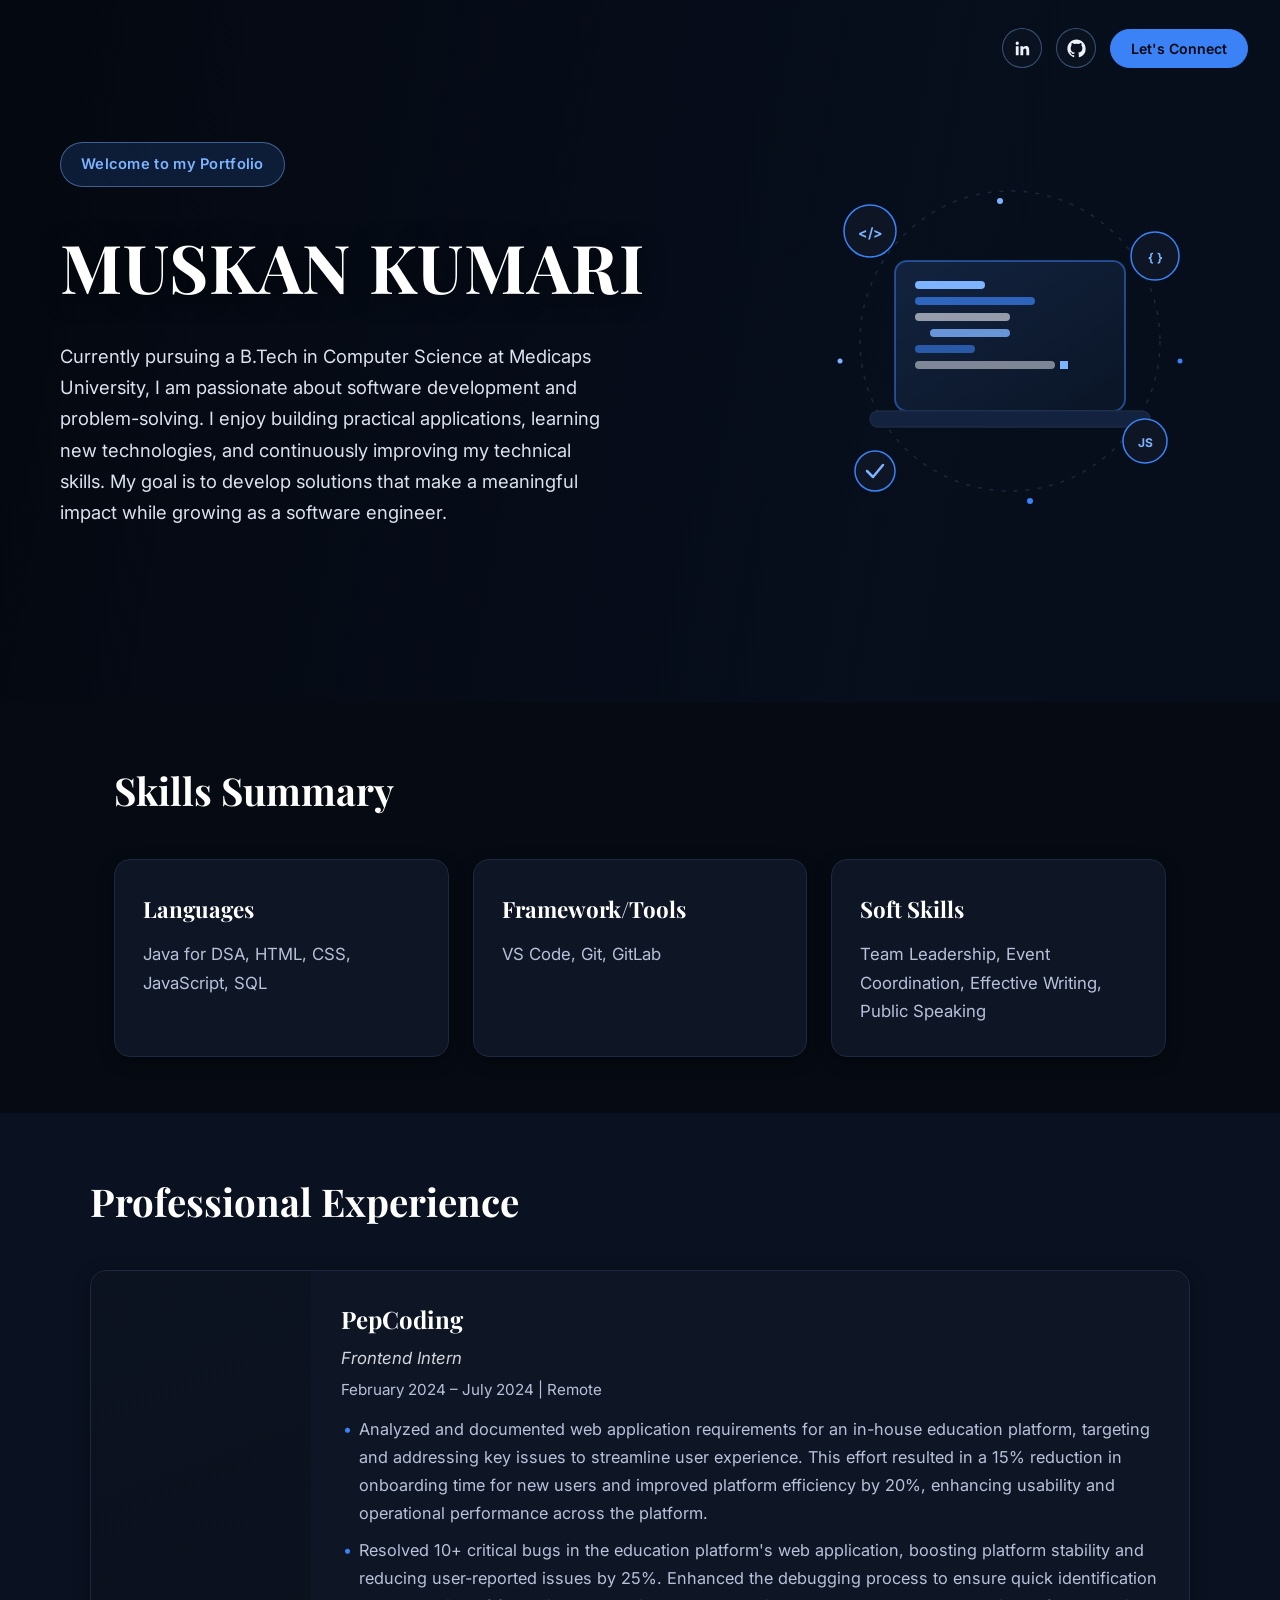
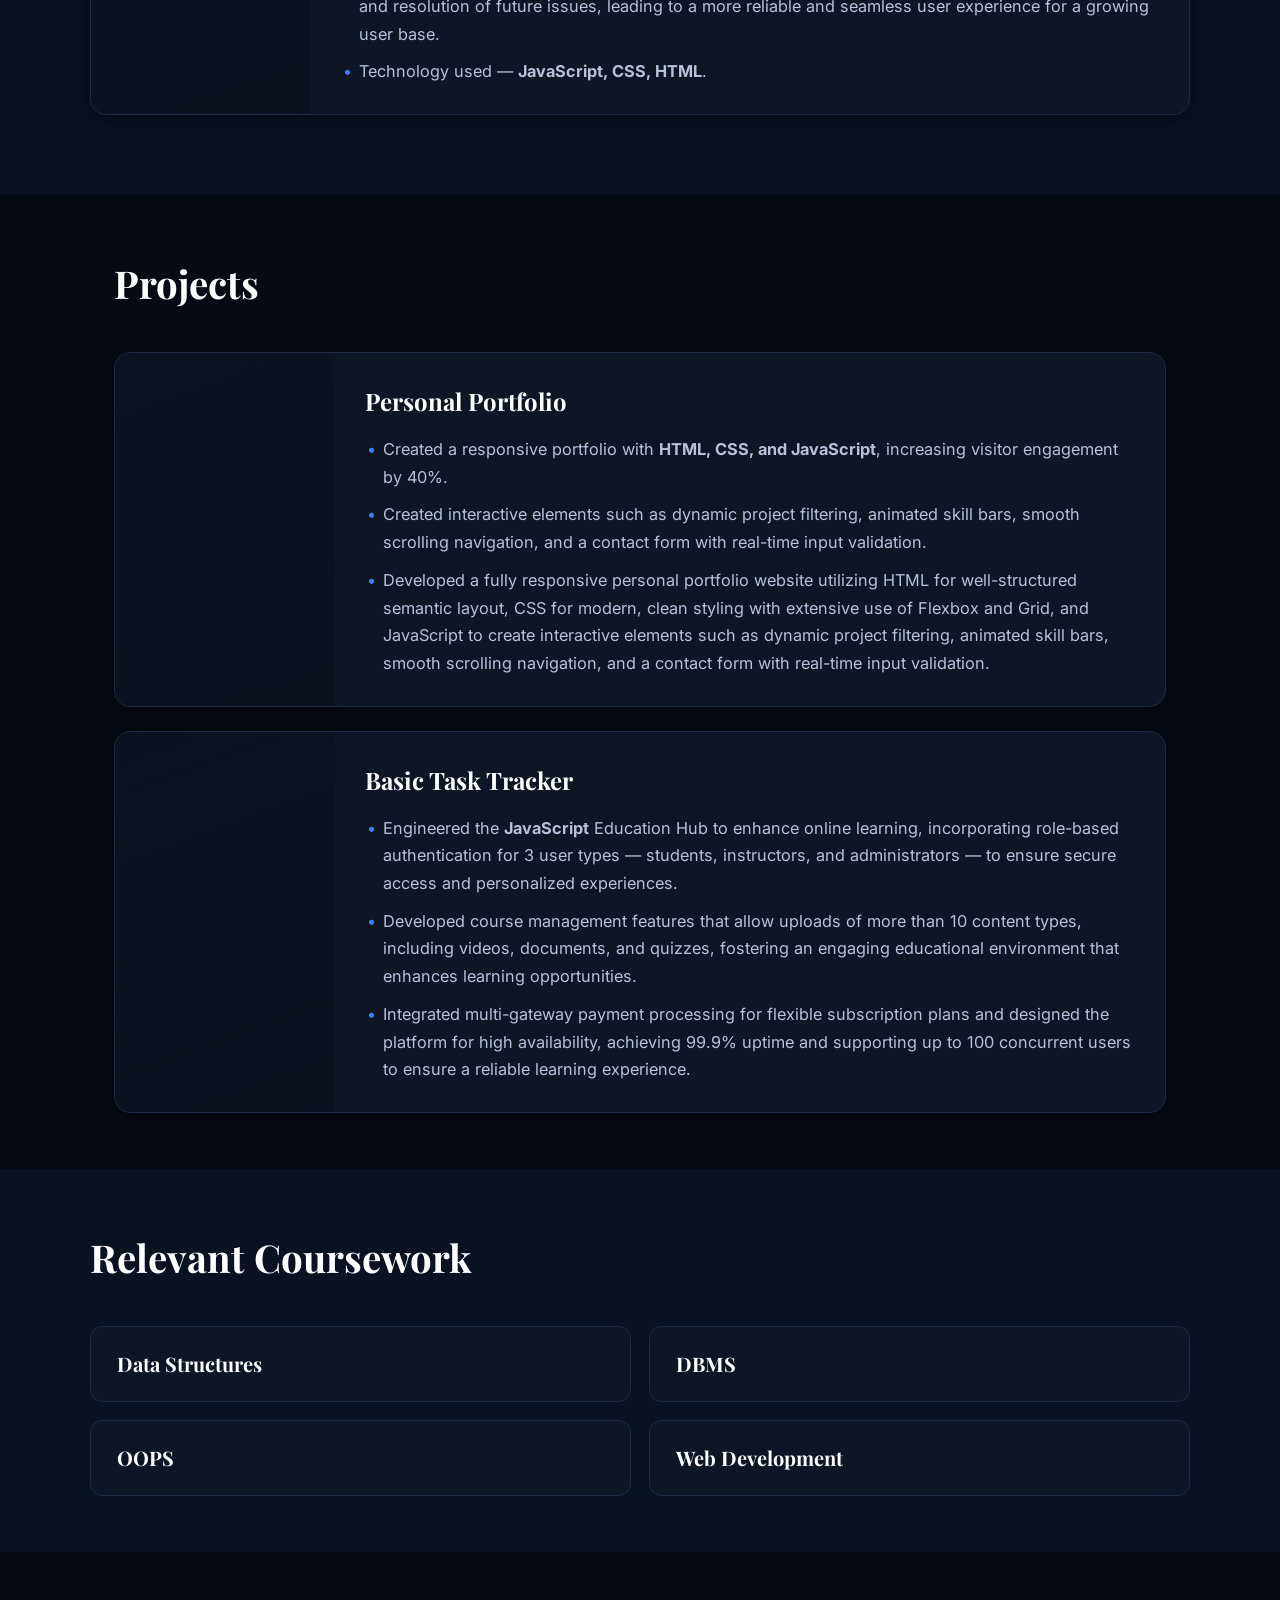
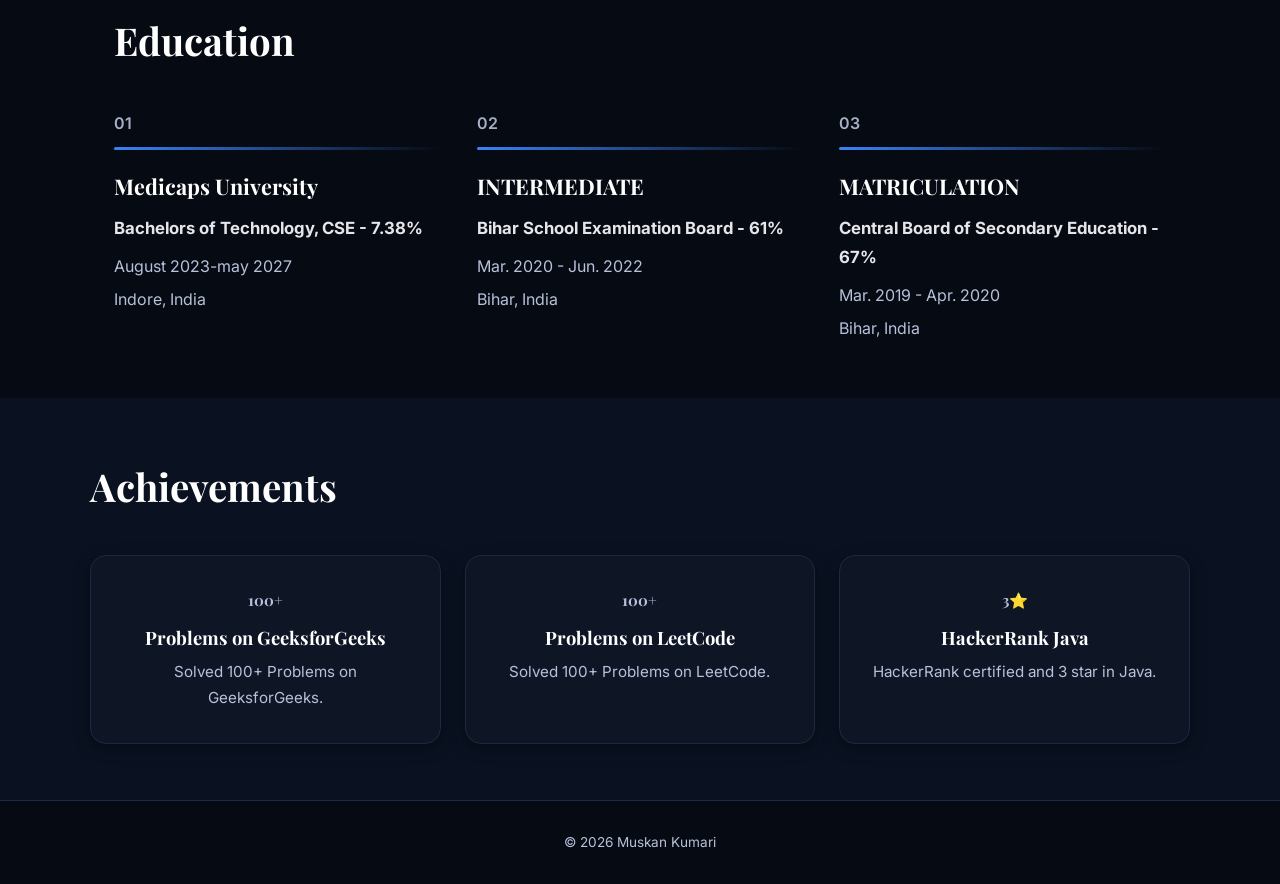
<file: WebDev-L2-Portfolio/index.html>
<!DOCTYPE html>
<html lang="en">
<head>
<meta charset="UTF-8">
<meta name="viewport" content="width=device-width, initial-scale=1.0">
<title>Muskan Kumari — Junior Software Engineer | Full Stack Developer</title>
<link rel="preconnect" href="https://fonts.googleapis.com">
<link href="https://fonts.googleapis.com/css2?family=Playfair+Display:wght@600;700&family=Inter:wght@400;500;600&display=swap" rel="stylesheet">
<link rel="stylesheet" href="style.css">
</head>
<body>

<!-- ============ HERO / PROFILE ============ -->
<header class="hero" id="top">

  <nav class="connect-nav">
    <a href="https://linkedin.com/in/muskan_kumari" target="_blank" rel="noopener" class="icon-link" aria-label="LinkedIn Profile">
      <svg viewBox="0 0 24 24" fill="currentColor"><path d="M20.45 20.45h-3.55v-5.57c0-1.33-.02-3.03-1.85-3.03-1.85 0-2.14 1.45-2.14 2.94v5.66H9.36V9h3.41v1.56h.05c.47-.9 1.63-1.85 3.36-1.85 3.6 0 4.27 2.37 4.27 5.45v6.29zM5.34 7.43a2.06 2.06 0 1 1 0-4.12 2.06 2.06 0 0 1 0 4.12zM7.12 20.45H3.56V9h3.56v11.45z"/></svg>
    </a>
    <a href="https://github.com/kumari_muskan" target="_blank" rel="noopener" class="icon-link" aria-label="GitHub Profile">
      <svg viewBox="0 0 24 24" fill="currentColor"><path d="M12 .5C5.65.5.5 5.65.5 12c0 5.08 3.29 9.39 7.86 10.91.57.1.78-.25.78-.55v-1.94c-3.2.7-3.88-1.54-3.88-1.54-.52-1.33-1.28-1.69-1.28-1.69-1.04-.71.08-.7.08-.7 1.15.08 1.76 1.18 1.76 1.18 1.03 1.76 2.7 1.25 3.36.96.1-.75.4-1.25.73-1.54-2.56-.29-5.25-1.28-5.25-5.71 0-1.26.45-2.29 1.18-3.1-.12-.29-.51-1.46.11-3.05 0 0 .97-.31 3.18 1.18a11.05 11.05 0 0 1 5.79 0c2.2-1.49 3.17-1.18 3.17-1.18.63 1.59.24 2.76.12 3.05.74.81 1.18 1.84 1.18 3.1 0 4.44-2.7 5.42-5.27 5.7.42.36.78 1.07.78 2.16v3.2c0 .31.21.66.79.55A10.52 10.52 0 0 0 23.5 12C23.5 5.65 18.35.5 12 .5z"/></svg>
    </a>
    <div class="connect-wrap" id="connectWrap">
      <button type="button" class="connect-btn" id="connectBtn">Let's Connect</button>
      <div class="connect-dropdown">
        <p>Email</p>
        <a href="mailto:en23cs301641@gmail.com">en23cs301641@gmail.com</a>
      </div>
    </div>
  </nav>

  <div class="hero-inner">
    <span class="hero-badge">Welcome to my Portfolio</span>
    <h1>MUSKAN KUMARI</h1>
    <p class="hero-about">Currently pursuing a B.Tech in Computer Science at Medicaps University, I am passionate about software development and problem-solving. I enjoy building practical applications, learning new technologies, and continuously improving my technical skills. My goal is to develop solutions that make a meaningful impact while growing as a software engineer.</p>
  </div>

  <div class="hero-visual" aria-hidden="true">
    <svg viewBox="0 0 420 420" xmlns="http://www.w3.org/2000/svg">
      <defs>
        <linearGradient id="screenGrad" x1="0" y1="0" x2="1" y2="1">
          <stop offset="0%" stop-color="#13233f"/>
          <stop offset="100%" stop-color="#0a1526"/>
        </linearGradient>
      </defs>

      <!-- orbit ring -->
      <circle class="orbit-ring" cx="210" cy="200" r="150" fill="none" stroke="#7db3ff" stroke-opacity="0.15" stroke-width="1.5" stroke-dasharray="4 8"/>

      <!-- laptop group floats gently -->
      <g class="float-slow">
        <rect x="95" y="120" width="230" height="150" rx="12" fill="url(#screenGrad)" stroke="#3b82f6" stroke-opacity="0.5" stroke-width="2"/>
        <rect x="70" y="270" width="280" height="16" rx="8" fill="#13233f" stroke="#1c2942" stroke-width="1.5"/>

        <!-- code lines -->
        <rect x="115" y="140" width="70" height="8" rx="4" fill="#7db3ff"/>
        <rect x="115" y="156" width="120" height="8" rx="4" fill="#3b82f6" opacity="0.7"/>
        <rect x="115" y="172" width="95" height="8" rx="4" fill="#eef2fb" opacity="0.6"/>
        <rect x="130" y="188" width="80" height="8" rx="4" fill="#7db3ff" opacity="0.8"/>
        <rect x="115" y="204" width="60" height="8" rx="4" fill="#3b82f6" opacity="0.6"/>
        <rect x="115" y="220" width="140" height="8" rx="4" fill="#eef2fb" opacity="0.5"/>

        <!-- blinking cursor -->
        <rect class="blink-cursor" x="260" y="220" width="8" height="8" fill="#7db3ff"/>
      </g>

      <!-- floating tech chips -->
      <g class="float-a">
        <circle cx="70" cy="90" r="26" fill="#0e1626" stroke="#3b82f6" stroke-width="1.5"/>
        <text x="70" y="97" text-anchor="middle" font-family="Inter, sans-serif" font-size="14" font-weight="700" fill="#7db3ff">&lt;/&gt;</text>
      </g>

      <g class="float-b">
        <circle cx="355" cy="115" r="24" fill="#0e1626" stroke="#3b82f6" stroke-width="1.5"/>
        <text x="355" y="121" text-anchor="middle" font-family="Inter, sans-serif" font-size="12" font-weight="700" fill="#7db3ff">{ }</text>
      </g>

      <g class="float-c">
        <circle cx="345" cy="300" r="22" fill="#0e1626" stroke="#3b82f6" stroke-width="1.5"/>
        <text x="345" y="306" text-anchor="middle" font-family="Inter, sans-serif" font-size="12" font-weight="700" fill="#7db3ff">JS</text>
      </g>

      <g class="float-a" style="animation-delay:1.4s">
        <circle cx="75" cy="330" r="20" fill="#0e1626" stroke="#3b82f6" stroke-width="1.5"/>
        <path d="M67 330l6 6 10-12" stroke="#7db3ff" stroke-width="2.5" fill="none" stroke-linecap="round" stroke-linejoin="round"/>
      </g>

      <!-- dotted particles -->
      <circle class="twinkle" cx="200" cy="60" r="3" fill="#7db3ff"/>
      <circle class="twinkle" cx="380" cy="220" r="2.5" fill="#3b82f6" style="animation-delay:.8s"/>
      <circle class="twinkle" cx="40" cy="220" r="2.5" fill="#7db3ff" style="animation-delay:1.6s"/>
      <circle class="twinkle" cx="230" cy="360" r="3" fill="#3b82f6" style="animation-delay:.4s"/>
    </svg>
  </div>
</header>

<main>

  <!-- ============ SKILLS SUMMARY ============ -->
  <section class="section">
    <h2 class="section-title">Skills Summary</h2>
    <div class="skills-grid">
      <div class="skill-card">
        <h3>Languages</h3>
        <p>Java for DSA, HTML, CSS, JavaScript, SQL</p>
      </div>
      <div class="skill-card">
        <h3>Framework/Tools</h3>
        <p>VS Code, Git, GitLab</p>
      </div>
      <div class="skill-card">
        <h3>Soft Skills</h3>
        <p>Team Leadership, Event Coordination, Effective Writing, Public Speaking</p>
      </div>
    </div>
  </section>

  <!-- ============ PROFESSIONAL EXPERIENCE ============ -->
  <section class="section section-alt">
    <h2 class="section-title">Professional Experience</h2>

    <div class="exp-card">
      <div class="exp-image exp-image--pepcoding" aria-hidden="true"></div>
      <div class="exp-content">
        <h3>PepCoding</h3>
        <p class="exp-role"><em>Frontend Intern</em></p>
        <p class="exp-date">February 2024 – July 2024 | Remote</p>
        <ul>
          <li>Analyzed and documented web application requirements for an in-house education platform, targeting and addressing key issues to streamline user experience. This effort resulted in a 15% reduction in onboarding time for new users and improved platform efficiency by 20%, enhancing usability and operational performance across the platform.</li>
          <li>Resolved 10+ critical bugs in the education platform's web application, boosting platform stability and reducing user-reported issues by 25%. Enhanced the debugging process to ensure quick identification and resolution of future issues, leading to a more reliable and seamless user experience for a growing user base.</li>
          <li>Technology used — <strong>JavaScript, CSS, HTML</strong>.</li>
        </ul>
      </div>
    </div>
  </section>

  <!-- ============ PROJECTS ============ -->
  <section class="section">
    <h2 class="section-title">Projects</h2>

    <div class="project-card">
      <div class="project-image project-image--portfolio" aria-hidden="true"></div>
      <div class="project-content">
        <h3>Personal Portfolio</h3>
        <ul>
          <li>Created a responsive portfolio with <strong>HTML, CSS, and JavaScript</strong>, increasing visitor engagement by 40%.</li>
          <li>Created interactive elements such as dynamic project filtering, animated skill bars, smooth scrolling navigation, and a contact form with real-time input validation.</li>
          <li>Developed a fully responsive personal portfolio website utilizing HTML for well-structured semantic layout, CSS for modern, clean styling with extensive use of Flexbox and Grid, and JavaScript to create interactive elements such as dynamic project filtering, animated skill bars, smooth scrolling navigation, and a contact form with real-time input validation.</li>
        </ul>
      </div>
    </div>

    <div class="project-card">
      <div class="project-image project-image--tasktracker" aria-hidden="true"></div>
      <div class="project-content">
        <h3>Basic Task Tracker</h3>
        <ul>
          <li>Engineered the <strong>JavaScript</strong> Education Hub to enhance online learning, incorporating role-based authentication for 3 user types — students, instructors, and administrators — to ensure secure access and personalized experiences.</li>
          <li>Developed course management features that allow uploads of more than 10 content types, including videos, documents, and quizzes, fostering an engaging educational environment that enhances learning opportunities.</li>
          <li>Integrated multi-gateway payment processing for flexible subscription plans and designed the platform for high availability, achieving 99.9% uptime and supporting up to 100 concurrent users to ensure a reliable learning experience.</li>
        </ul>
      </div>
    </div>
  </section>

  <!-- ============ RELEVANT COURSEWORK ============ -->
  <section class="section section-alt">
    <h2 class="section-title">Relevant Coursework</h2>
    <div class="coursework-grid">
      <div class="coursework-item">Data Structures</div>
      <div class="coursework-item">DBMS</div>
      <div class="coursework-item">OOPS</div>
      <div class="coursework-item">Web Development</div>
    </div>
  </section>

  <!-- ============ EDUCATION ============ -->
  <section class="section">
    <h2 class="section-title">Education</h2>
    <div class="edu-list">
      <div class="edu-item">
        <span class="edu-num">01</span>
        <span class="edu-bar"></span>
        <h3>Medicaps University</h3>
        <p class="edu-sub">Bachelors of Technology, CSE - 7.38%</p>
        <p class="edu-date">August 2023-may 2027</p>
        <p class="edu-loc">Indore, India</p>
      </div>
      <div class="edu-item">
        <span class="edu-num">02</span>
        <span class="edu-bar"></span>
        <h3>INTERMEDIATE</h3>
        <p class="edu-sub">Bihar School Examination Board - 61%</p>
        <p class="edu-date">Mar. 2020 - Jun. 2022</p>
        <p class="edu-loc">Bihar, India</p>
      </div>
      <div class="edu-item">
        <span class="edu-num">03</span>
        <span class="edu-bar"></span>
        <h3>MATRICULATION</h3>
        <p class="edu-sub">Central Board of Secondary Education - 67%</p>
        <p class="edu-date">Mar. 2019 - Apr. 2020</p>
        <p class="edu-loc">Bihar, India</p>
      </div>
    </div>
  </section>

  <!-- ============ ACHIEVEMENTS ============ -->
  <section class="section section-alt">
    <h2 class="section-title">Achievements</h2>
    <div class="achieve-grid">
      <div class="achieve-card">
        <p class="achieve-num">100+</p>
        <h3>Problems on GeeksforGeeks</h3>
        <p>Solved 100+ Problems on GeeksforGeeks.</p>
      </div>
      <div class="achieve-card">
        <p class="achieve-num">100+</p>
        <h3>Problems on LeetCode</h3>
        <p>Solved 100+ Problems on LeetCode.</p>
      </div>
      <div class="achieve-card">
        <p class="achieve-num">3⭐</p>
        <h3>HackerRank Java</h3>
        <p>HackerRank certified and 3 star in Java.</p>
      </div>
    </div>
  </section>

</main>

<footer class="footer">
  <p>© <span id="year"></span> Muskan Kumari</p>
</footer>

<script src="script.js"></script>
</body>
</html>
</file>
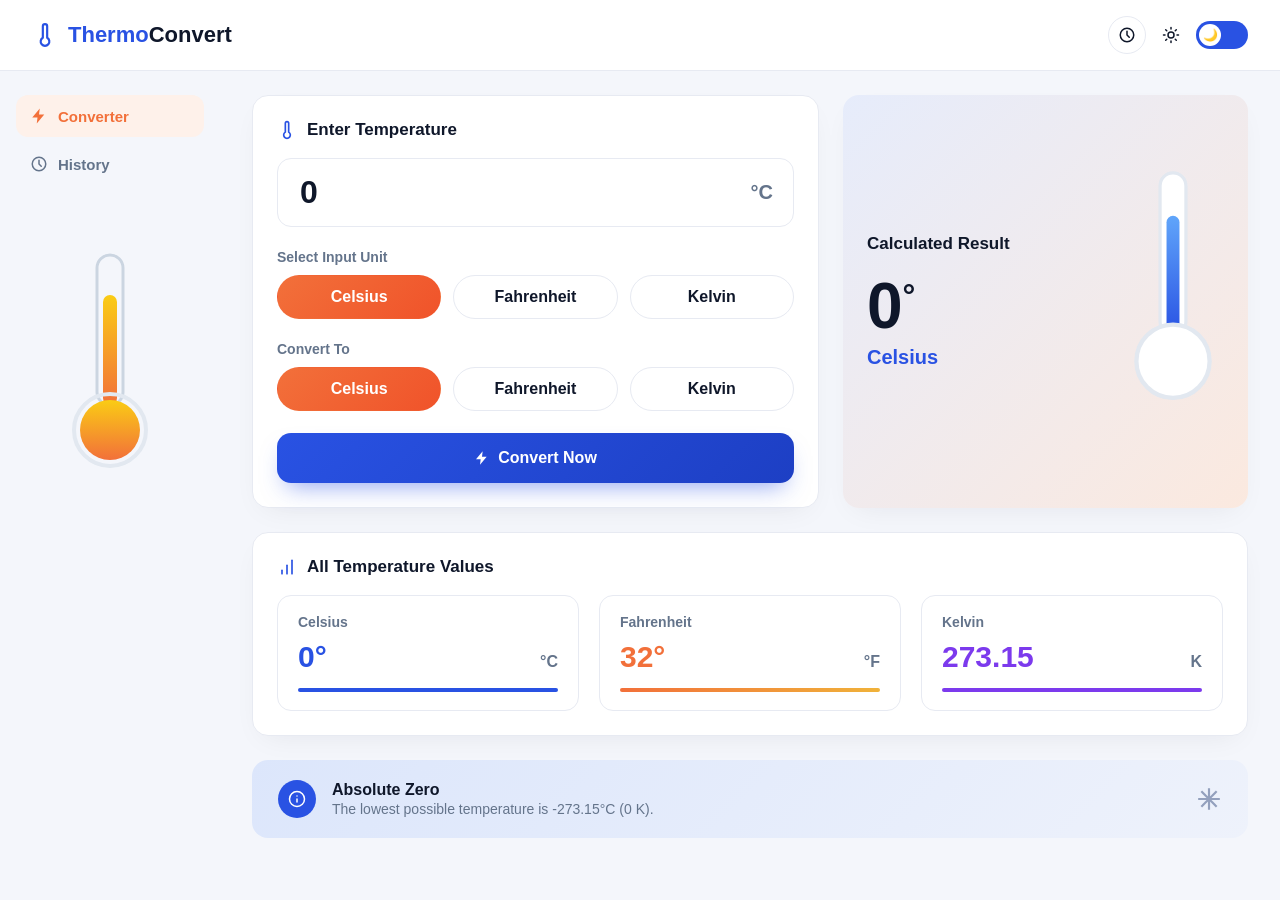
<file: WebDev-L3-TemperatureConverter/thermoconvert.html>
<!DOCTYPE html>
<html lang="en">
<head>
<meta charset="UTF-8">
<meta name="viewport" content="width=device-width, initial-scale=1.0">
<title>ThermoConvert</title>
<style>
  :root{
    --bg:#f4f6fb;
    --card:#ffffff;
    --border:#e7eaf2;
    --text:#0f172a;
    --muted:#64748b;
    --blue:#2952e3;
    --blue-dark:#1d3fc4;
    --orange:#f2703a;
    --orange-light:#fef1ea;
    --purple:#7c3aed;
    --shadow: 0 10px 30px -12px rgba(15,23,42,0.08);
    --radius:16px;
  }
  [data-theme="dark"]{
    --bg:#0b1220;
    --card:#131b2c;
    --border:#232e45;
    --text:#eef2ff;
    --muted:#93a0bd;
    --orange-light:#241a17;
    --shadow: 0 10px 30px -12px rgba(0,0,0,0.5);
  }
  *{box-sizing:border-box;}
  body{
    margin:0;
    font-family:'Segoe UI', Roboto, Helvetica, Arial, sans-serif;
    background:var(--bg);
    color:var(--text);
    transition:background .25s ease, color .25s ease;
  }
  .topbar{
    display:flex;
    align-items:center;
    justify-content:space-between;
    padding:16px 32px;
    background:var(--card);
    border-bottom:1px solid var(--border);
  }
  .brand{display:flex;align-items:center;gap:10px;font-size:22px;font-weight:700;}
  .brand .accent{color:var(--blue);}
  .brand svg{color:var(--blue);}
  .top-actions{display:flex;align-items:center;gap:16px;}
  .icon-btn{
    width:38px;height:38px;border-radius:50%;
    display:flex;align-items:center;justify-content:center;
    border:1px solid var(--border);background:var(--card);color:var(--text);
    cursor:pointer;
  }
  .switch{
    width:52px;height:28px;border-radius:20px;
    background:var(--blue);
    display:flex;align-items:center;padding:3px;cursor:pointer;
    transition:background .2s;
  }
  .switch .dot{
    width:22px;height:22px;border-radius:50%;background:#fff;
    transition:transform .2s ease;
    display:flex;align-items:center;justify-content:center;font-size:12px;
  }
  [data-theme="dark"] .switch .dot{transform:translateX(24px);}

  .layout{
    display:grid;
    grid-template-columns:220px 1fr;
    max-width:1500px;
    margin:0 auto;
  }
  .sidebar{padding:24px 16px;}
  .nav-item{
    display:flex;align-items:center;gap:10px;
    padding:12px 14px;border-radius:12px;
    color:var(--muted);font-weight:600;cursor:pointer;margin-bottom:6px;
    font-size:15px;
    user-select:none;
  }
  .nav-item.active{
    background:var(--orange-light);
    color:var(--orange);
  }
  .nav-item svg{flex-shrink:0;}

  .side-illustration{
    margin-top:40px;
    display:flex;align-items:center;justify-content:center;
    position:relative;
    height:260px;
  }

  .main{padding:24px 32px 40px;}
  .grid-top{
    display:grid;
    grid-template-columns:1.4fr 1fr;
    gap:24px;
  }
  .card{
    background:var(--card);
    border:1px solid var(--border);
    border-radius:var(--radius);
    box-shadow:var(--shadow);
    padding:24px;
  }
  .card-title{
    display:flex;align-items:center;gap:10px;
    font-weight:700;font-size:17px;margin-bottom:18px;
  }
  .card-title svg{color:var(--blue);}

  .input-wrap{
    display:flex;align-items:center;justify-content:space-between;
    border:1px solid var(--border);
    border-radius:14px;
    padding:14px 20px;
    margin-bottom:22px;
  }
  .input-wrap input{
    border:none;outline:none;background:transparent;
    font-size:32px;font-weight:700;color:var(--text);width:100%;
  }
  .input-wrap input::placeholder{color:#c7cede;}
  .unit-suffix{font-size:20px;color:var(--muted);font-weight:600;}

  label.section-label{
    display:block;font-size:14px;color:var(--muted);margin-bottom:10px;font-weight:600;
  }
  .pill-row{
    display:grid;grid-template-columns:repeat(3,1fr);gap:12px;margin-bottom:22px;
  }
  .pill{
    border:1px solid var(--border);
    border-radius:999px;
    padding:12px 0;
    text-align:center;
    font-weight:600;
    cursor:pointer;
    color:var(--text);
    background:var(--card);
    transition:.15s ease;
  }
  .pill.active{
    background:linear-gradient(135deg,#f2703a,#f0532a);
    color:#fff;
    border-color:transparent;
  }
  .convert-btn{
    width:100%;
    padding:16px;
    border:none;
    border-radius:14px;
    background:linear-gradient(135deg,var(--blue),var(--blue-dark));
    color:#fff;
    font-weight:700;
    font-size:16px;
    cursor:pointer;
    display:flex;align-items:center;justify-content:center;gap:8px;
    box-shadow:0 12px 24px -10px rgba(41,82,227,0.55);
  }
  .convert-btn:active{transform:translateY(1px);}

  .result-card{
    background:linear-gradient(135deg,#e6ecfb,#fbe9df);
    border:none;
    position:relative;
    overflow:hidden;
    display:flex;
    flex-direction:column;
    justify-content:center;
  }
  [data-theme="dark"] .result-card{
    background:linear-gradient(135deg,#1b2340,#33241e);
  }
  .result-card h3{margin:0 0 20px;font-size:17px;font-weight:700;}
  .result-value{font-size:64px;font-weight:800;color:var(--text);line-height:1;}
  .result-value sup{font-size:32px;font-weight:700;}
  .result-unit{color:var(--blue);font-weight:700;font-size:20px;margin-top:8px;}
  .thermo-decor{
    position:absolute;
    right:20px;top:50%;
    transform:translateY(-50%);
    width:110px;height:280px;
  }

  .values-card{margin-top:24px;}
  .values-grid{
    display:grid;grid-template-columns:repeat(3,1fr);gap:20px;margin-top:16px;
  }
  .value-box{
    border:1px solid var(--border);
    border-radius:14px;
    padding:18px 20px;
  }
  .value-box .vlabel{color:var(--muted);font-weight:600;font-size:14px;margin-bottom:10px;}
  .value-box .vnum{
    display:flex;align-items:baseline;justify-content:space-between;
    font-size:30px;font-weight:800;margin-bottom:14px;
  }
  .value-box .vnum span.u{font-size:16px;color:var(--muted);font-weight:600;}
  .bar{height:4px;border-radius:4px;}
  .bar.c{background:#2952e3;}
  .bar.f{background:linear-gradient(90deg,#f2703a,#f0b23a);}
  .bar.k{background:#7c3aed;}
  .c-num{color:#2952e3;}
  .f-num{color:#f2703a;}
  .k-num{color:#7c3aed;}

  .info-bar{
    margin-top:24px;
    background:linear-gradient(135deg,#dce6fb,#eef2fb);
    border:none;
    border-radius:16px;
    padding:20px 26px;
    display:flex;align-items:center;justify-content:space-between;
  }
  [data-theme="dark"] .info-bar{background:linear-gradient(135deg,#1a2540,#161f34);}
  .info-left{display:flex;align-items:center;gap:16px;}
  .info-icon{
    width:38px;height:38px;border-radius:50%;
    background:var(--blue);color:#fff;
    display:flex;align-items:center;justify-content:center;flex-shrink:0;
  }
  .info-title{font-weight:700;font-size:16px;margin-bottom:2px;}
  .info-sub{color:var(--muted);font-size:14px;}

  .clear-btn{
    border:1px solid var(--border);
    background:var(--card);
    color:var(--muted);
    font-weight:600;
    font-size:13px;
    padding:8px 14px;
    border-radius:10px;
    cursor:pointer;
  }
  .clear-btn:hover{color:#e0453f;border-color:#e0453f;}

  .history-empty{
    text-align:center;
    padding:60px 20px;
    color:var(--muted);
  }
  .history-empty svg{margin-bottom:12px;opacity:.5;}

  .history-item{
    display:flex;
    align-items:center;
    justify-content:space-between;
    padding:16px 4px;
    border-bottom:1px solid var(--border);
  }
  .history-item:last-child{border-bottom:none;}
  .history-convert{
    display:flex;align-items:center;gap:10px;
    font-weight:700;font-size:16px;
  }
  .history-arrow{color:var(--muted);font-weight:400;}
  .history-time{
    color:var(--muted);
    font-size:13px;
    margin-top:4px;
  }
  .history-from{color:var(--muted);font-weight:600;}
  .history-to{color:var(--blue);font-weight:700;}

  @media (max-width:900px){
    .layout{grid-template-columns:1fr;}
    .sidebar{display:none;}
    .grid-top{grid-template-columns:1fr;}
    .values-grid{grid-template-columns:1fr;}
  }
</style>
</head>
<body>

<div class="topbar">
  <div class="brand">
    <svg width="26" height="26" viewBox="0 0 24 24" fill="none" stroke="currentColor" stroke-width="2" stroke-linecap="round" stroke-linejoin="round"><path d="M14 4v10.54a4 4 0 1 1-4 0V4a2 2 0 0 1 4 0Z"/></svg>
    <span><span class="accent">Thermo</span>Convert</span>
  </div>
  <div class="top-actions">
    <div class="icon-btn" title="History">
      <svg width="18" height="18" viewBox="0 0 24 24" fill="none" stroke="currentColor" stroke-width="2" stroke-linecap="round" stroke-linejoin="round"><circle cx="12" cy="12" r="9"/><polyline points="12 7 12 12 15 15"/></svg>
    </div>
    <svg width="18" height="18" viewBox="0 0 24 24" fill="none" stroke="currentColor" stroke-width="2" stroke-linecap="round" stroke-linejoin="round"><circle cx="12" cy="12" r="4"/><path d="M12 2v2M12 20v2M4.93 4.93l1.41 1.41M17.66 17.66l1.41 1.41M2 12h2M20 12h2M6.34 17.66l-1.41 1.41M19.07 4.93l-1.41 1.41"/></svg>
    <div class="switch" id="themeToggle">
      <div class="dot">🌙</div>
    </div>
  </div>
</div>

<div class="layout">
  <div class="sidebar">
    <div class="nav-item active" data-view="converter" id="converterNav">
      <svg width="18" height="18" viewBox="0 0 24 24" fill="currentColor"><path d="M13 2 3 14h7l-1 8 10-12h-7l1-8z"/></svg>
      Converter
    </div>
    <div class="nav-item" data-view="history" id="historyNav">
      <svg width="18" height="18" viewBox="0 0 24 24" fill="none" stroke="currentColor" stroke-width="2" stroke-linecap="round" stroke-linejoin="round"><circle cx="12" cy="12" r="9"/><polyline points="12 7 12 12 15 15"/></svg>
      History
    </div>

    <div class="side-illustration">
      <svg width="130" height="240" viewBox="0 0 130 240" fill="none">
        <rect x="52" y="20" width="26" height="150" rx="13" fill="none" stroke="#cbd5e1" stroke-width="3"/>
        <rect x="58" y="60" width="14" height="110" rx="7" fill="url(#grad1)"/>
        <circle cx="65" cy="195" r="30" fill="url(#grad1)"/>
        <circle cx="65" cy="195" r="36" fill="none" stroke="#e2e8f0" stroke-width="4"/>
        <defs>
          <linearGradient id="grad1" x1="0" y1="0" x2="0" y2="1">
            <stop offset="0%" stop-color="#facc15"/>
            <stop offset="100%" stop-color="#f2703a"/>
          </linearGradient>
        </defs>
      </svg>
    </div>
  </div>

  <div class="main">
    <div id="converterView">
    <div class="grid-top">
      <div class="card">
        <div class="card-title">
          <svg width="20" height="20" viewBox="0 0 24 24" fill="none" stroke="currentColor" stroke-width="2" stroke-linecap="round" stroke-linejoin="round"><path d="M14 4v10.54a4 4 0 1 1-4 0V4a2 2 0 0 1 4 0Z"/></svg>
          Enter Temperature
        </div>

        <div class="input-wrap">
          <input type="number" id="tempInput" placeholder="0.00" value="0" step="any">
          <span class="unit-suffix" id="inputUnitLabel">°C</span>
        </div>

        <label class="section-label">Select Input Unit</label>
        <div class="pill-row" id="fromRow">
          <div class="pill active" data-unit="C">Celsius</div>
          <div class="pill" data-unit="F">Fahrenheit</div>
          <div class="pill" data-unit="K">Kelvin</div>
        </div>

        <label class="section-label">Convert To</label>
        <div class="pill-row" id="toRow">
          <div class="pill active" data-unit="C">Celsius</div>
          <div class="pill" data-unit="F">Fahrenheit</div>
          <div class="pill" data-unit="K">Kelvin</div>
        </div>

        <button class="convert-btn" id="convertBtn">
          <svg width="16" height="16" viewBox="0 0 24 24" fill="currentColor"><path d="M13 2 3 14h7l-1 8 10-12h-7l1-8z"/></svg>
          Convert Now
        </button>
      </div>

      <div class="card result-card">
        <h3>Calculated Result</h3>
        <div class="result-value" id="resultValue">0<sup>°</sup></div>
        <div class="result-unit" id="resultUnit">Celsius</div>

        <svg class="thermo-decor" viewBox="0 0 100 260" fill="none">
          <rect x="38" y="10" width="24" height="150" rx="12" fill="#fff" stroke="#e2e8f0" stroke-width="3"/>
          <rect x="44" y="50" width="12" height="110" rx="6" fill="url(#grad2)"/>
          <circle cx="50" cy="185" r="28" fill="url(#grad2)"/>
          <circle cx="50" cy="185" r="34" fill="#fff" stroke="#e2e8f0" stroke-width="4"/>
          <defs>
            <linearGradient id="grad2" x1="0" y1="0" x2="0" y2="1">
              <stop offset="0%" stop-color="#60a5fa"/>
              <stop offset="100%" stop-color="#2952e3"/>
            </linearGradient>
          </defs>
        </svg>
      </div>
    </div>

    <div class="card values-card">
      <div class="card-title">
        <svg width="20" height="20" viewBox="0 0 24 24" fill="none" stroke="currentColor" stroke-width="2" stroke-linecap="round" stroke-linejoin="round"><line x1="12" y1="20" x2="12" y2="10"/><line x1="18" y1="20" x2="18" y2="4"/><line x1="6" y1="20" x2="6" y2="16"/></svg>
        All Temperature Values
      </div>
      <div class="values-grid">
        <div class="value-box">
          <div class="vlabel">Celsius</div>
          <div class="vnum"><span class="c-num" id="allC">0°</span><span class="u">°C</span></div>
          <div class="bar c"></div>
        </div>
        <div class="value-box">
          <div class="vlabel">Fahrenheit</div>
          <div class="vnum"><span class="f-num" id="allF">32°</span><span class="u">°F</span></div>
          <div class="bar f"></div>
        </div>
        <div class="value-box">
          <div class="vlabel">Kelvin</div>
          <div class="vnum"><span class="k-num" id="allK">273.15</span><span class="u">K</span></div>
          <div class="bar k"></div>
        </div>
      </div>
    </div>

    <div class="info-bar">
      <div class="info-left">
        <div class="info-icon">
          <svg width="18" height="18" viewBox="0 0 24 24" fill="none" stroke="currentColor" stroke-width="2" stroke-linecap="round" stroke-linejoin="round"><circle cx="12" cy="12" r="10"/><line x1="12" y1="16" x2="12" y2="12"/><line x1="12" y1="8" x2="12.01" y2="8"/></svg>
        </div>
        <div>
          <div class="info-title">Absolute Zero</div>
          <div class="info-sub">The lowest possible temperature is -273.15°C (0 K).</div>
        </div>
      </div>
      <svg width="26" height="26" viewBox="0 0 24 24" fill="none" stroke="#93a0bd" stroke-width="2"><path d="M12 2v20M4.93 4.93l14.14 14.14M19.07 4.93 4.93 19.07M2 12h20M6 6l3 3M18 18l-3-3M18 6l-3 3M6 18l3-3"/></svg>
    </div>
    </div>

    <div id="historyView" style="display:none;">
      <div class="card">
        <div class="card-title" style="justify-content:space-between;">
          <div style="display:flex;align-items:center;gap:10px;">
            <svg width="20" height="20" viewBox="0 0 24 24" fill="none" stroke="currentColor" stroke-width="2" stroke-linecap="round" stroke-linejoin="round"><circle cx="12" cy="12" r="9"/><polyline points="12 7 12 12 15 15"/></svg>
            Conversion History
          </div>
          <button class="clear-btn" id="clearHistoryBtn">Clear History</button>
        </div>
        <div id="historyList"></div>
      </div>
    </div>
  </div>
</div>

<script>
  const tempInput = document.getElementById('tempInput');
  const fromRow = document.getElementById('fromRow');
  const toRow = document.getElementById('toRow');
  const inputUnitLabel = document.getElementById('inputUnitLabel');
  const resultValue = document.getElementById('resultValue');
  const resultUnit = document.getElementById('resultUnit');
  const convertBtn = document.getElementById('convertBtn');
  const allC = document.getElementById('allC');
  const allF = document.getElementById('allF');
  const allK = document.getElementById('allK');
  const themeToggle = document.getElementById('themeToggle');
  const converterNav = document.getElementById('converterNav');
  const historyNav = document.getElementById('historyNav');
  const converterView = document.getElementById('converterView');
  const historyView = document.getElementById('historyView');
  const historyList = document.getElementById('historyList');
  const clearHistoryBtn = document.getElementById('clearHistoryBtn');

  const HISTORY_KEY = 'thermoconvert_history';

  function loadHistory() {
    try {
      return JSON.parse(localStorage.getItem(HISTORY_KEY)) || [];
    } catch (e) {
      return [];
    }
  }

  function saveHistoryEntry(entry) {
    const history = loadHistory();
    history.unshift(entry);
    if (history.length > 50) history.length = 50;
    localStorage.setItem(HISTORY_KEY, JSON.stringify(history));
    renderHistory();
  }

  function clearHistory() {
    localStorage.removeItem(HISTORY_KEY);
    renderHistory();
  }

  function renderHistory() {
    const history = loadHistory();
    if (history.length === 0) {
      historyList.innerHTML = `
        <div class="history-empty">
          <svg width="42" height="42" viewBox="0 0 24 24" fill="none" stroke="currentColor" stroke-width="1.5"><circle cx="12" cy="12" r="9"/><polyline points="12 7 12 12 15 15"/></svg>
          <div>No conversions yet</div>
        </div>`;
      return;
    }
    historyList.innerHTML = history.map(h => `
      <div class="history-item">
        <div>
          <div class="history-convert">
            <span class="history-from">${h.fromValue}${unitSymbols[h.fromUnit]}</span>
            <span class="history-arrow">→</span>
            <span class="history-to">${h.toValue}${unitSymbols[h.toUnit]}</span>
          </div>
          <div class="history-time">${h.time}</div>
        </div>
      </div>
    `).join('');
  }

  function switchView(view) {
    const isConverter = view === 'converter';
    converterView.style.display = isConverter ? '' : 'none';
    historyView.style.display = isConverter ? 'none' : '';
    converterNav.classList.toggle('active', isConverter);
    historyNav.classList.toggle('active', !isConverter);
    if (!isConverter) renderHistory();
  }

  converterNav.addEventListener('click', () => switchView('converter'));
  historyNav.addEventListener('click', () => switchView('history'));
  clearHistoryBtn.addEventListener('click', clearHistory);

  const unitNames = { C: 'Celsius', F: 'Fahrenheit', K: 'Kelvin' };
  const unitSymbols = { C: '°C', F: '°F', K: 'K' };

  let fromUnit = 'C';
  let toUnit = 'C';

  function toCelsius(value, unit) {
    if (unit === 'C') return value;
    if (unit === 'F') return (value - 32) * 5 / 9;
    if (unit === 'K') return value - 273.15;
  }

  function fromCelsius(celsius, unit) {
    if (unit === 'C') return celsius;
    if (unit === 'F') return celsius * 9 / 5 + 32;
    if (unit === 'K') return celsius + 273.15;
  }

  function formatNum(n) {
    const rounded = Math.round(n * 100) / 100;
    return Number.isInteger(rounded) ? rounded.toString() : rounded.toFixed(2).replace(/\.?0+$/, '');
  }

  function setActivePill(row, unit) {
    [...row.children].forEach(p => {
      p.classList.toggle('active', p.dataset.unit === unit);
    });
  }

  function updateAll() {
    const raw = parseFloat(tempInput.value);
    const value = isNaN(raw) ? 0 : raw;
    const celsius = toCelsius(value, fromUnit);

    allC.textContent = formatNum(fromCelsius(celsius, 'C')) + '°';
    allF.textContent = formatNum(fromCelsius(celsius, 'F')) + '°';
    allK.textContent = formatNum(fromCelsius(celsius, 'K'));
  }

  function convert() {
    const raw = parseFloat(tempInput.value);
    const value = isNaN(raw) ? 0 : raw;
    const celsius = toCelsius(value, fromUnit);
    const converted = fromCelsius(celsius, toUnit);

    resultValue.innerHTML = formatNum(converted) + '<sup>°</sup>';
    resultUnit.textContent = unitNames[toUnit];
    updateAll();

    saveHistoryEntry({
      fromValue: formatNum(value),
      fromUnit,
      toValue: formatNum(converted),
      toUnit,
      time: new Date().toLocaleString()
    });
  }

  fromRow.addEventListener('click', (e) => {
    const pill = e.target.closest('.pill');
    if (!pill) return;
    fromUnit = pill.dataset.unit;
    setActivePill(fromRow, fromUnit);
    inputUnitLabel.textContent = unitSymbols[fromUnit];
    updateAll();
  });

  toRow.addEventListener('click', (e) => {
    const pill = e.target.closest('.pill');
    if (!pill) return;
    toUnit = pill.dataset.unit;
    setActivePill(toRow, toUnit);
    convert();
  });

  tempInput.addEventListener('input', () => {
    updateAll();
  });

  convertBtn.addEventListener('click', convert);

  themeToggle.addEventListener('click', () => {
    const html = document.documentElement;
    const isDark = html.getAttribute('data-theme') === 'dark';
    html.setAttribute('data-theme', isDark ? 'light' : 'dark');
    themeToggle.querySelector('.dot').textContent = isDark ? '☀️' : '🌙';
  });

  // initial
  updateAll();
</script>

</body>
</html>
</file>
<file: WebDev-L2-Portfolio/style.css>
:root{
  --bg: #060a12;
  --card: #0e1626;
  --border: #1c2942;
  --text: #eef2fb;
  --text-dim: #b7c1da;
  --accent: #3b82f6;
  --accent-2: #7db3ff;
  --accent-soft: #101b30;
  --radius: 16px;
  --font-display: 'Playfair Display', serif;
  --font-body: 'Inter', sans-serif;
  --max-w: 1100px;
}

*{ margin:0; padding:0; box-sizing:border-box; }
html{ scroll-behavior:smooth; }
body{
  font-family:var(--font-body);
  background:var(--bg);
  color:var(--text);
  line-height:1.7;
  font-size:17px;
}
a{ text-decoration:none; color:inherit; }
ul{ list-style:none; }

/* ============ HERO ============ */
.hero{
  position:relative;
  min-height:78vh;
  display:flex;
  align-items:center;
  justify-content:space-between;
  gap:40px;
  overflow:hidden;
  background-color:#05080f;
  background-image:
    linear-gradient(100deg, rgba(4,8,16,0.96) 0%, rgba(6,12,24,0.90) 40%, rgba(8,18,36,0.6) 68%, rgba(12,28,54,0.3) 100%),
    url('https://images.unsplash.com/photo-1461749280684-dccba630e2f6?auto=format&fit=crop&w=1800&q=80');
  background-size:cover;
  background-position:center;
  padding:80px 60px;
  flex-wrap:wrap;
}

/* ============ TOP-RIGHT CONNECT NAV ============ */
.connect-nav{
  position:absolute;
  top:28px;
  right:32px;
  z-index:5;
  display:flex;
  align-items:center;
  gap:14px;
}
.icon-link{
  display:flex;
  align-items:center;
  justify-content:center;
  width:40px;
  height:40px;
  border-radius:50%;
  border:1.5px solid rgba(125,179,255,0.4);
  color:#eef2fb;
  background:rgba(14,22,38,0.6);
  backdrop-filter:blur(6px);
  transition:all .2s ease;
}
.icon-link:hover{
  border-color:var(--accent);
  background:var(--accent);
  color:#04070d;
  transform:translateY(-2px);
}
.icon-link svg{ width:19px; height:19px; }

.connect-wrap{ position:relative; }
.connect-btn{
  display:inline-flex;
  align-items:center;
  gap:8px;
  padding:10px 20px;
  border-radius:999px;
  background:var(--accent);
  color:#04070d;
  font-size:0.88rem;
  font-weight:600;
  border:1.5px solid var(--accent);
  cursor:pointer;
  font-family:var(--font-body);
  transition:all .2s ease;
}
.connect-btn:hover{ background:var(--accent-2); border-color:var(--accent-2); }
.connect-dropdown{
  position:absolute;
  top:calc(100% + 10px);
  right:0;
  min-width:260px;
  background:#0c1424;
  border:1px solid var(--border);
  border-radius:12px;
  padding:16px 18px;
  box-shadow:0 12px 30px rgba(0,0,0,0.5);
  opacity:0;
  visibility:hidden;
  transform:translateY(-6px);
  transition:all .18s ease;
}
.connect-wrap.open .connect-dropdown{
  opacity:1;
  visibility:visible;
  transform:translateY(0);
}
.connect-dropdown p{
  font-size:0.75rem;
  text-transform:uppercase;
  letter-spacing:0.06em;
  color:var(--text-dim);
  margin-bottom:8px;
}
.connect-dropdown a{
  display:block;
  font-size:0.95rem;
  font-weight:600;
  color:var(--accent-2);
  word-break:break-all;
}
.connect-dropdown a:hover{ color:var(--accent); }

@media (max-width: 700px){
  .connect-nav{ top:16px; right:16px; gap:8px; }
  .icon-link{ width:34px; height:34px; }
  .icon-link svg{ width:16px; height:16px; }
  .connect-btn{ padding:8px 14px; font-size:0.8rem; }
  .connect-dropdown{ min-width:220px; }
}
.hero-inner{
  position:relative;
  z-index:2;
  max-width:640px;
  text-align:left;
}
.avatar{ display:none; }
.hero-badge{
  display:inline-block;
  padding:9px 20px;
  border-radius:999px;
  background:rgba(59,130,246,0.16);
  border:1px solid rgba(125,179,255,0.45);
  color:var(--accent-2);
  font-size:0.92rem;
  font-weight:600;
  letter-spacing:0.02em;
  margin-bottom:22px;
}
.hero-about{
  font-size:1.15rem;
  color:#dde2f0;
  max-width:560px;
  margin-bottom:32px;
}
.hero h1{
  font-family:var(--font-display);
  font-size:clamp(2.6rem, 6vw, 4.2rem);
  font-weight:700;
  letter-spacing:0.01em;
  color:#ffffff;
  text-shadow:0 2px 24px rgba(0,0,0,0.6);
  margin-bottom:18px;
}
.role{
  font-size:1.2rem;
  font-weight:600;
  color:#e6e6ea;
  margin-bottom:14px;
}
.location{
  font-size:1rem;
  font-weight:500;
  color:#c3c3cb;
  margin-bottom:30px;
}
.location a{
  color:var(--accent-2);
  font-weight:700;
  text-decoration:underline;
}
.hero-buttons{ display:flex; gap:16px; flex-wrap:wrap; }

/* ============ HERO ANIMATED VISUAL ============ */
.hero-visual{
  position:relative;
  z-index:2;
  flex:0 0 auto;
  width:min(420px, 38vw);
}
.hero-visual svg{ width:100%; height:auto; display:block; }

.orbit-ring{ transform-origin:210px 200px; animation:spin 22s linear infinite; }
@keyframes spin{ to{ transform:rotate(360deg); } }

.float-slow{ animation:floatY 5s ease-in-out infinite; }
.float-a{ animation:floatY 4s ease-in-out infinite; }
.float-b{ animation:floatY 4.6s ease-in-out infinite; animation-delay:.6s; }
.float-c{ animation:floatY 3.8s ease-in-out infinite; animation-delay:1s; }
@keyframes floatY{
  0%, 100%{ transform:translateY(0); }
  50%{ transform:translateY(-14px); }
}

.blink-cursor{ animation:blink 1.1s steps(1) infinite; }
@keyframes blink{
  0%, 49%{ opacity:1; }
  50%, 100%{ opacity:0; }
}

.twinkle{ animation:twinkle 2.4s ease-in-out infinite; }
@keyframes twinkle{
  0%, 100%{ opacity:0.25; transform:scale(0.8); }
  50%{ opacity:1; transform:scale(1.15); }
}

@media (max-width: 900px){
  .hero-visual{ width:min(340px, 60vw); margin:0 auto; }
}
@media (max-width: 700px){
  .hero{ flex-direction:column; text-align:left; }
  .hero-visual{ width:min(300px, 70vw); order:2; }
}
.btn{
  padding:14px 30px;
  border-radius:10px;
  font-size:0.95rem;
  font-weight:600;
  transition:all .2s ease;
  display:inline-flex;
  align-items:center;
  gap:8px;
}
.btn-filled{
  background:var(--accent);
  color:#04070d;
  border:1.5px solid var(--accent);
}
.btn-filled:hover{ background:var(--accent-2); border-color:var(--accent-2); transform:translateY(-2px); }
.btn-outline{
  background:transparent;
  color:#ffffff;
  border:1.5px solid var(--accent-2);
}
.btn-outline:hover{
  background:var(--accent);
  color:#04070d;
  border-color:var(--accent);
  transform:translateY(-2px);
}

/* ============ SECTIONS ============ */
.section{
  max-width:var(--max-w);
  margin:0 auto;
  padding:56px 24px;
}
.section-alt{
  background:#0a1120;
  max-width:none;
}
.section-alt > *{
  max-width:var(--max-w);
  margin-left:auto;
  margin-right:auto;
}
.section-title{
  font-family:var(--font-display);
  font-size:2.4rem;
  font-weight:700;
  margin-bottom:36px;
  text-align:left;
  color:#ffffff;
}

/* ============ SKILLS ============ */
.skills-grid{
  display:grid;
  grid-template-columns:repeat(3, 1fr);
  gap:24px;
}
.skill-card{
  background:var(--card);
  border:1px solid var(--border);
  border-radius:var(--radius);
  padding:30px 28px;
  text-align:left;
  box-shadow:0 4px 16px rgba(0,0,0,0.35);
}
.skill-card h3{
  font-family:var(--font-display);
  font-size:1.4rem;
  font-weight:700;
  color:#ffffff;
  margin-bottom:12px;
}
.skill-card p{ color:var(--text-dim); font-size:1.05rem; }

/* ============ EXPERIENCE ============ */
.exp-card, .project-card{
  background:var(--card);
  border:1px solid var(--border);
  border-radius:var(--radius);
  overflow:hidden;
  display:grid;
  grid-template-columns:220px 1fr;
  box-shadow:0 4px 16px rgba(0,0,0,0.35);
  margin-bottom:24px;
}
.project-card:last-child{ margin-bottom:0; }
.exp-image, .project-image{
  background:linear-gradient(150deg, #1a2740, #0a0f1a);
  background-size:cover;
  background-position:center;
  min-height:160px;
}
/* PepCoding — frontend internship on an ed-tech platform */
.exp-image--pepcoding{
  background-image:
    linear-gradient(160deg, rgba(10,15,26,0.55), rgba(10,15,26,0.75)),
    url('https://images.unsplash.com/photo-1522202176988-66273c2fd55f?auto=format&fit=crop&w=800&q=80');
}
/* Personal Portfolio — responsive site build */
.project-image--portfolio{
  background-image:
    linear-gradient(160deg, rgba(10,15,26,0.55), rgba(10,15,26,0.75)),
    url('https://images.unsplash.com/photo-1467232004584-a241de8bcf5d?auto=format&fit=crop&w=800&q=80');
}
/* Basic Task Tracker — task/board management */
.project-image--tasktracker{
  background-image:
    linear-gradient(160deg, rgba(10,15,26,0.55), rgba(10,15,26,0.75)),
    url('https://images.unsplash.com/photo-1611224923853-80b023f02d71?auto=format&fit=crop&w=800&q=80');
}
.exp-content, .project-content{ padding:28px 30px; }
.exp-content h3, .project-content h3{
  font-family:var(--font-display);
  font-size:1.5rem;
  font-weight:700;
  color:#ffffff;
  margin-bottom:4px;
}
.exp-role{ color:#d5d5db; font-size:1.05rem; margin-bottom:4px; font-style:italic; }
.exp-date{ color:var(--text-dim); font-size:0.95rem; margin-bottom:14px; }
.exp-content ul, .project-content ul{ padding-left:2px; }
.exp-content li, .project-content li{
  color:var(--text-dim);
  font-size:1.02rem;
  margin-bottom:10px;
  padding-left:16px;
  position:relative;
}
.exp-content li::before, .project-content li::before{
  content:"•";
  color:var(--accent);
  position:absolute;
  left:0;
}
.exp-content li:last-child, .project-content li:last-child{ margin-bottom:0; }
.project-content h3{ margin-bottom:14px; }

/* ============ COURSEWORK ============ */
.coursework-grid{
  display:grid;
  grid-template-columns:repeat(2, 1fr);
  gap:18px;
}
.coursework-item{
  background:var(--card);
  border:1.5px solid var(--border);
  border-radius:12px;
  padding:20px 26px;
  font-family:var(--font-display);
  font-weight:700;
  font-size:1.25rem;
  color:#ffffff;
}

/* ============ EDUCATION ============ */
.edu-list{
  display:grid;
  grid-template-columns:repeat(3, 1fr);
  gap:36px;
}
.edu-item{ text-align:left; }
.edu-num{
  display:block;
  font-family:var(--font-body);
  font-size:1rem;
  font-weight:600;
  color:#a7b0c7;
  margin-bottom:10px;
}
.edu-bar{
  display:block;
  width:100%;
  height:3px;
  background:linear-gradient(90deg, var(--accent), transparent);
  border-radius:4px;
  margin-bottom:18px;
}
.edu-item h3{
  font-family:var(--font-display);
  font-size:1.35rem;
  font-weight:700;
  color:#ffffff;
  margin-bottom:10px;
}
.edu-sub{ font-size:1.05rem; font-weight:700; color:#e6e6ea; margin-bottom:10px; }
.edu-date{ font-size:1rem; color:var(--text-dim); margin-bottom:6px; }
.edu-loc{ font-size:1rem; color:var(--text-dim); }

/* ============ ACHIEVEMENTS ============ */
.achieve-grid{
  display:grid;
  grid-template-columns:repeat(3, 1fr);
  gap:24px;
}
.achieve-card{
  background:var(--card);
  border:1px solid var(--border);
  border-radius:var(--radius);
  padding:32px 24px;
  text-align:center;
  box-shadow:0 4px 16px rgba(0,0,0,0.35);
}
.achieve-num{
  font-family:var(--font-display);
  font-size:2.5rem;
  font-weight:700;
  color:var(--accent-2);
  margin-bottom:8px;
}
.achieve-card h3{ font-family:var(--font-display); font-size:1.15rem; font-weight:700; color:#ffffff; margin-bottom:6px; }
.achieve-card p{ font-size:0.95rem; color:var(--text-dim); }

/* ============ FOOTER ============ */
.footer{
  text-align:center;
  padding:30px 24px;
  color:var(--text-dim);
  font-size:0.85rem;
  border-top:1px solid var(--border);
}

/* ============ RESPONSIVE ============ */
@media (max-width: 900px){
  .hero-inner{ max-width:100%; }
}

@media (max-width: 700px){
  .skills-grid, .achieve-grid, .coursework-grid{ grid-template-columns:1fr; }
  .edu-list{ grid-template-columns:1fr; gap:26px; }
  .exp-card, .project-card{ grid-template-columns:1fr; }
  .exp-image, .project-image{ min-height:120px; }
  .hero{ padding:56px 20px 44px; min-height:auto; }
  .section{ padding:44px 20px; }
}
</file>
